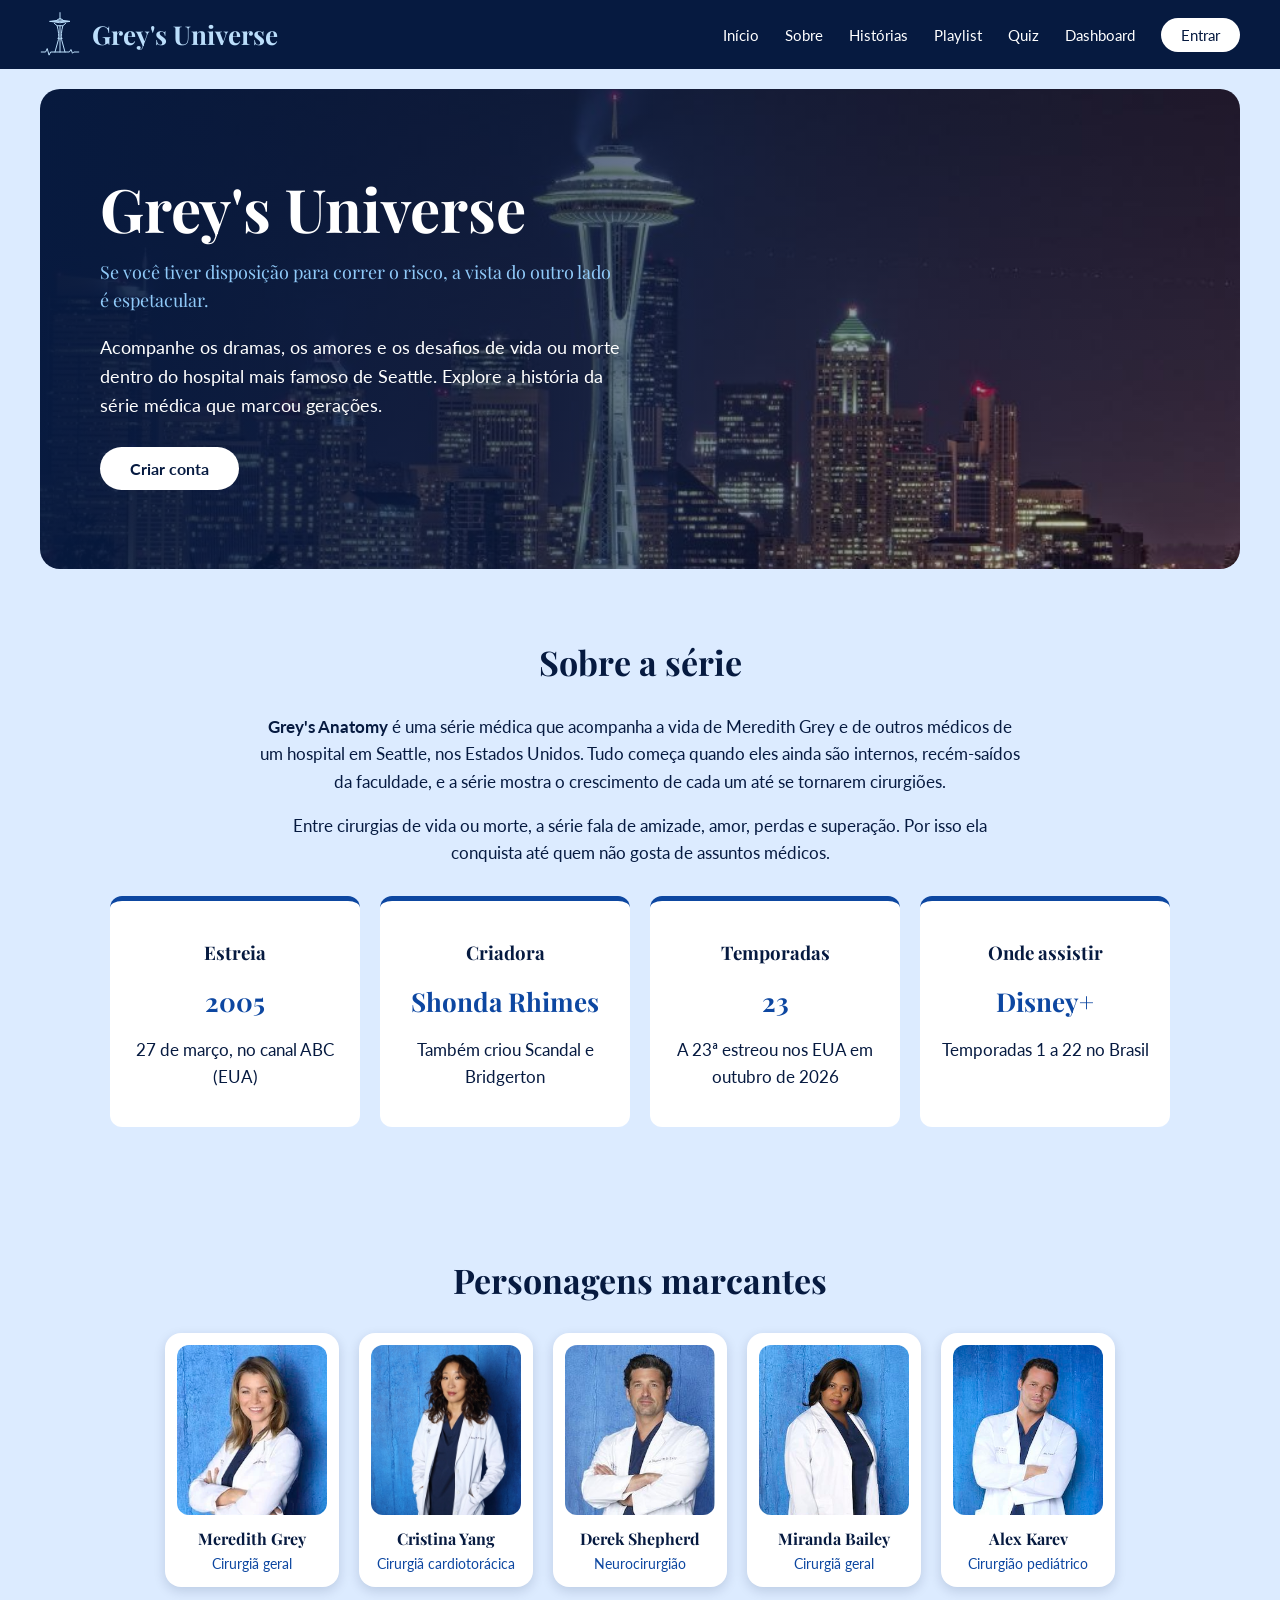
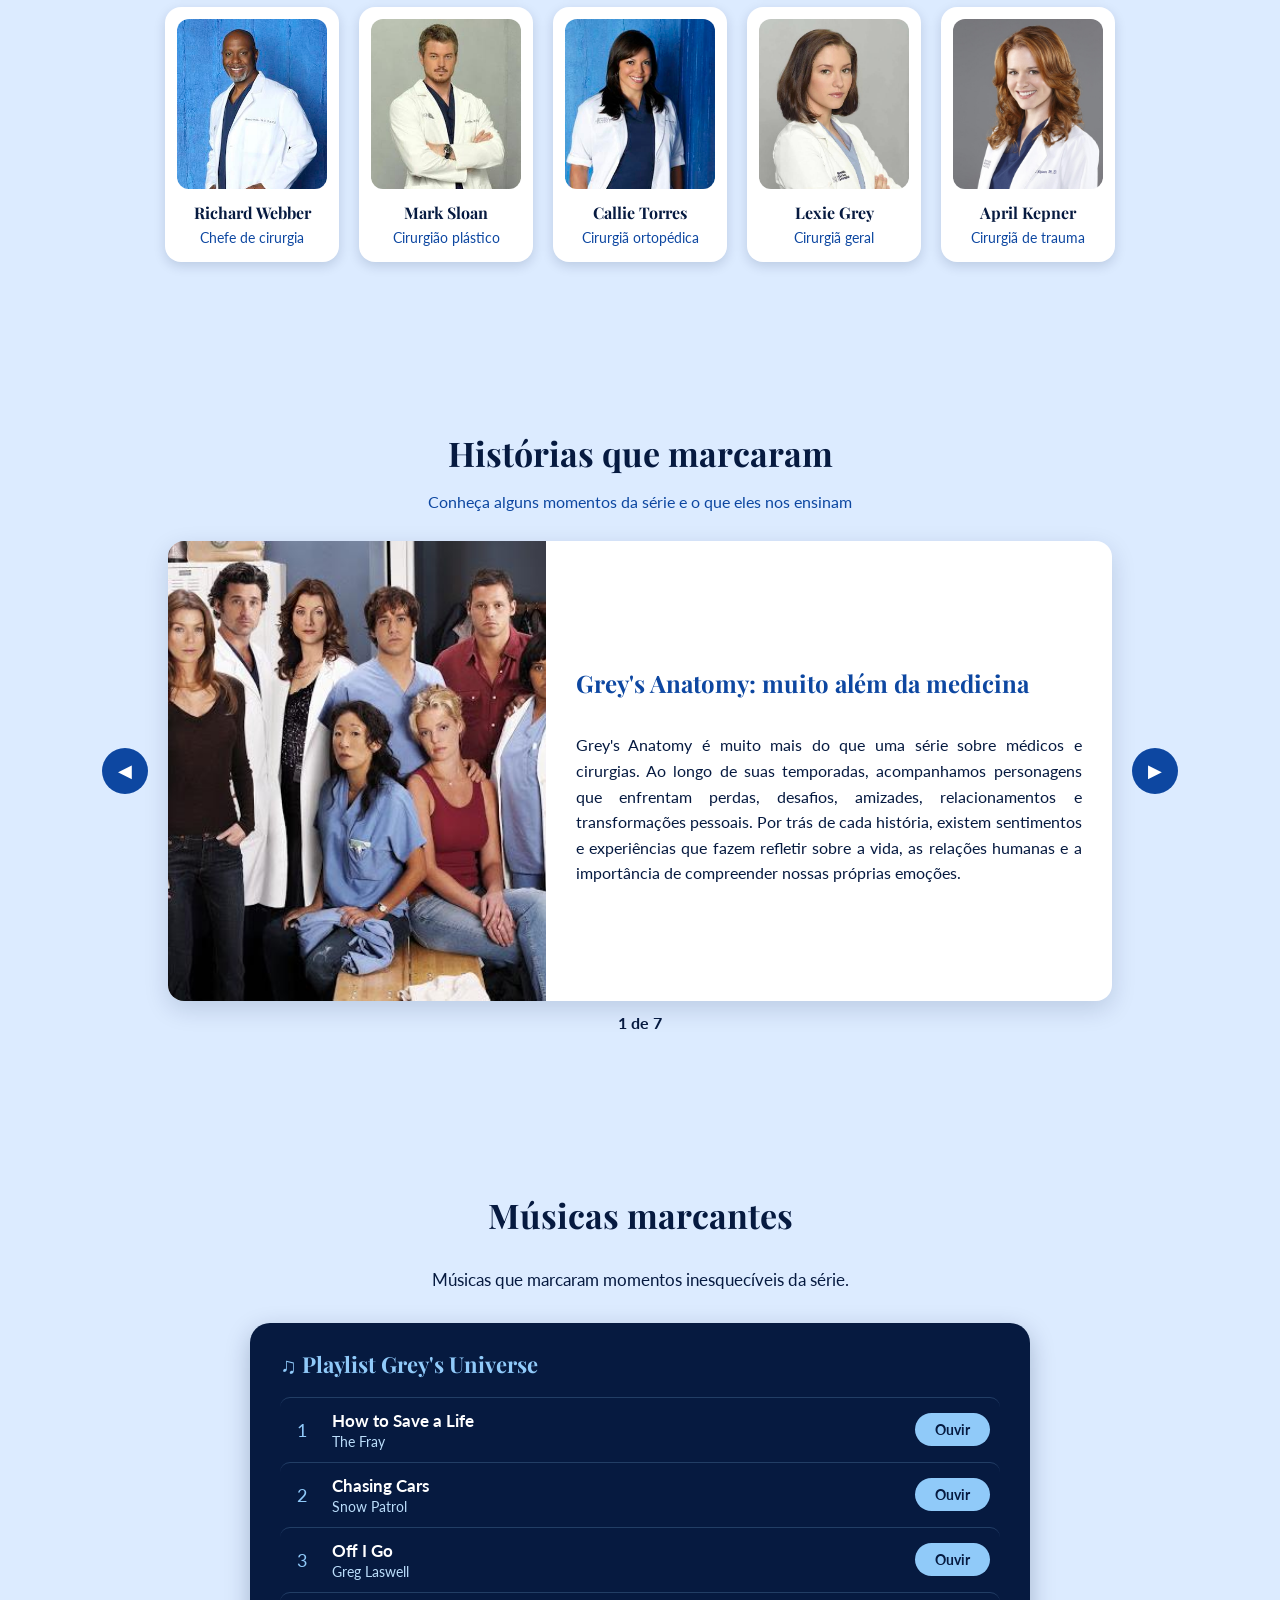
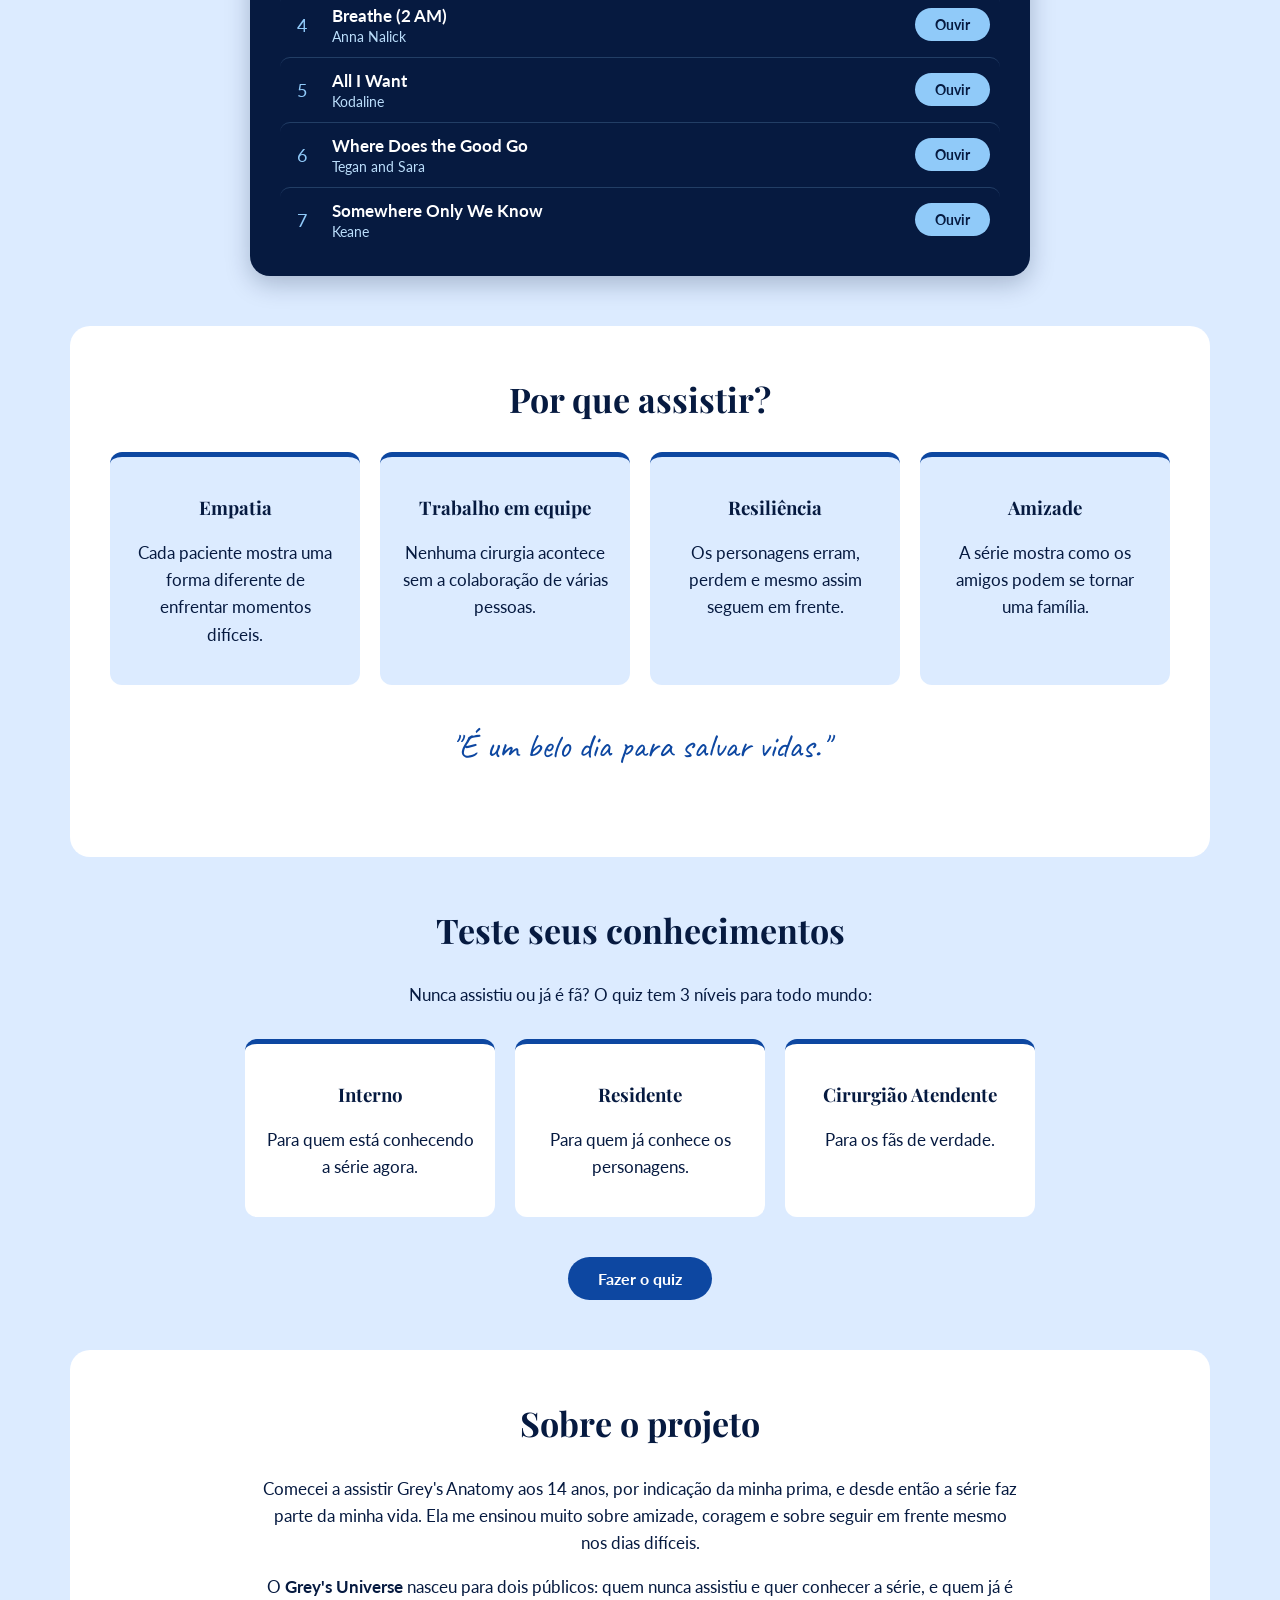
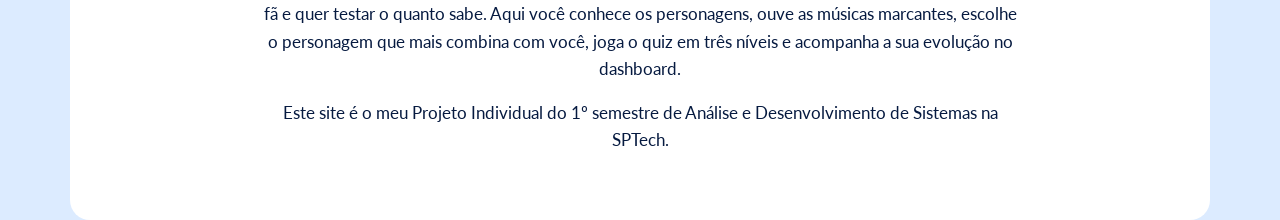
<file: front/index.html>
<!DOCTYPE html>
<html lang="pt-BR">

<head>
    <meta charset="UTF-8">
    <meta name="viewport" content="width=device-width, initial-scale=1.0">
    <title>Grey's Universe</title>

    <link rel="preconnect" href="https://fonts.googleapis.com">
    <link rel="preconnect" href="https://fonts.gstatic.com" crossorigin>
    <link href="https://fonts.googleapis.com/css2?family=Caveat:wght@500&family=Lato:wght@400;700&family=Playfair+Display:wght@600;700&display=swap" rel="stylesheet">

    <link rel="stylesheet" href="css/style.css">
</head>

<body>

    <div class="menu">
        <a href="index.html" class="logo">
            <svg class="logo-icone" viewBox="0 0 64 72"><path d="M32 1 V11"/><path d="M28 12 Q32 8.5 36 12"/><path d="M16 15 Q32 10.5 48 15 Q32 19.5 16 15 Z"/><path d="M19 15 H45"/><path d="M23 18.2 L27.5 22 H36.5 L41 18.2"/><path d="M27.5 22 Q31 36 29.5 44 L24 64"/><path d="M36.5 22 Q33 36 34.5 44 L40 64"/><path d="M32 22 V64"/><path d="M28.6 42.5 Q32 44 35.4 42.5"/><path d="M2 64 H9 L11.5 58.5 L14.5 69 L17 64 H47 L49.5 60 L52 66 L54 64 H62"/></svg>
            Grey's Universe
        </a>
        <div class="menu-links">
            <a href="index.html">Início</a>
            <a href="index.html#sobre">Sobre</a> <a href="index.html#historias">Histórias</a>

            <a href="index.html#musicas">Playlist</a>
            <a href="quiz.html">Quiz</a>
            <a href="dashboard.html">Dashboard</a>
            <span id="span_conta"></span>
        </div>
    </div>

    <div class="topo">
        <div class="topo-texto">
            <h1>Grey's Universe</h1>
            <p class="topo-frase">Se você tiver disposição para correr o risco, a vista do outro lado é espetacular.</p>
            <p>
                Acompanhe os dramas, os amores e os desafios de vida ou morte dentro do hospital mais famoso de Seattle. Explore a história da série médica que marcou gerações.
            </p>
            <a href="cadastro.html" class="botao">Criar conta</a>
        </div>
    </div>

    <div class="secao" id="sobre">
        <h2>Sobre a série</h2>
        <div class="texto-sobre">
            <p>
                <b>Grey's Anatomy</b> é uma série médica que acompanha a vida de Meredith Grey e de outros
                médicos de um hospital em Seattle, nos Estados Unidos. Tudo começa quando eles ainda são
                internos, recém-saídos da faculdade, e a série mostra o crescimento de cada um até se tornarem
                cirurgiões.
            </p>
            <p>
                Entre cirurgias de vida ou morte, a série fala de amizade, amor, perdas e superação.
                Por isso ela conquista até quem não gosta de assuntos médicos.
            </p>
        </div>

        <div class="cartoes">
            <div class="cartao cartao-ficha">
                <h3>Estreia</h3>
                <strong>2005</strong>
                <p>27 de março, no canal ABC (EUA)</p>
            </div>
            <div class="cartao cartao-ficha">
                <h3>Criadora</h3>
                <strong>Shonda Rhimes</strong>
                <p>Também criou Scandal e Bridgerton</p>
            </div>
            <div class="cartao cartao-ficha">
                <h3>Temporadas</h3>
                <strong>23</strong>
                <p>A 23ª estreou nos EUA em outubro de 2026</p>
            </div>
            <div class="cartao cartao-ficha">
                <h3>Onde assistir</h3>
                <strong>Disney+</strong>
                <p>Temporadas 1 a 22 no Brasil</p>
            </div>
        </div>
    </div>

    <div class="secao">
        <h2>Personagens marcantes</h2>
        <div class="cartoes">
            <div class="cartao-personagem">
                <img src="assets/imgs/meredith.webp" alt="Meredith Grey">
                <h3>Meredith Grey</h3>
                <p>Cirurgiã geral</p>
            </div>
            <div class="cartao-personagem">
                <img src="assets/imgs/cristina.jpg" alt="Cristina Yang">
                <h3>Cristina Yang</h3>
                <p>Cirurgiã cardiotorácica</p>
            </div>
            <div class="cartao-personagem">
                <img src="assets/imgs/derek.jpg" alt="Derek Shepherd">
                <h3>Derek Shepherd</h3>
                <p>Neurocirurgião</p>
            </div>
            <div class="cartao-personagem">
                <img src="assets/imgs/bailey.jpg" alt="Miranda Bailey">
                <h3>Miranda Bailey</h3>
                <p>Cirurgiã geral</p>
            </div>
            <div class="cartao-personagem">
                <img src="assets/imgs/alex.jpg" alt="Alex Karev">
                <h3>Alex Karev</h3>
                <p>Cirurgião pediátrico</p>
            </div>
            <div class="cartao-personagem">
                <img src="assets/imgs/webber.jpg" alt="Richard Webber">
                <h3>Richard Webber</h3>
                <p>Chefe de cirurgia</p>
            </div>
            <div class="cartao-personagem">
                <img src="assets/imgs/mark.jpg" alt="Mark Sloan">
                <h3>Mark Sloan</h3>
                <p>Cirurgião plástico</p>
            </div>
            <div class="cartao-personagem">
                <img src="assets/imgs/callie.jpg" alt="Callie Torres">
                <h3>Callie Torres</h3>
                <p>Cirurgiã ortopédica</p>
            </div>
            <div class="cartao-personagem">
                <img src="assets/imgs/lexie.jpg" alt="Lexie Grey">
                <h3>Lexie Grey</h3>
                <p>Cirurgiã geral</p>
            </div>
            <div class="cartao-personagem">
                <img src="assets/imgs/april.jpg" alt="April Kepner">
                <h3>April Kepner</h3>
                <p>Cirurgiã de trauma</p>
            </div>
        </div>
    </div>

    <section class="secao-historias" id="historias">
        <h2 class="historias-titulo">Histórias que marcaram</h2>
        <p class="historias-subtitulo">Conheça alguns momentos da série e o que eles nos ensinam</p>

        <div class="carrossel-area">
            <button class="botao-seta" onclick="historiaAnterior()">&#9664;</button>
            <div class="carrossel" id="div_historia"></div>
            <button class="botao-seta" onclick="proximaHistoria()">&#9654;</button>
        </div>

        <div class="carrossel-rodape">
            <span class="contador" id="span_contador"></span>
        </div>
    </section>

    <div class="secao" id="musicas">
        <h2>Músicas marcantes</h2>
        <p>Músicas que marcaram momentos inesquecíveis da série.</p>
        <div class="playlist">
            <p class="playlist-titulo">♫ Playlist Grey's Universe</p>
            <div class="musica">
                <span class="musica-numero">1</span>
                <div class="musica-info">
                    <div class="musica-nome">How to Save a Life</div>
                    <div class="musica-artista">The Fray</div>
                </div>
                <a href="https://open.spotify.com/intl-pt/track/5fVZC9GiM4e8vu99W0Xf6J?si=4679221e01244c99" target="_blank" class="botao-ouvir">Ouvir</a>
            </div>
            <div class="musica">
                <span class="musica-numero">2</span>
                <div class="musica-info">
                    <div class="musica-nome">Chasing Cars</div>
                    <div class="musica-artista">Snow Patrol</div>
                </div>
                <a href="https://open.spotify.com/intl-pt/track/5hnyJvgoWiQUYZttV4wXy6?si=647604d4b519472d" target="_blank" class="botao-ouvir">Ouvir</a>
            </div>
            <div class="musica">
                <span class="musica-numero">3</span>
                <div class="musica-info">
                    <div class="musica-nome">Off I Go</div>
                    <div class="musica-artista">Greg Laswell</div>
                </div>
                <a href="https://open.spotify.com/intl-pt/track/1cd1M9W1HtJjqyo1tzu83G?si=8bb85d36ec824159" target="_blank" class="botao-ouvir">Ouvir</a>
            </div>
            <div class="musica">
                <span class="musica-numero">4</span>
                <div class="musica-info">
                    <div class="musica-nome">Breathe (2 AM)</div>
                    <div class="musica-artista">Anna Nalick</div>
                </div>
                <a href="https://open.spotify.com/intl-pt/track/5auMzVHFr5Zfw6IbKarZ56?si=342a49e100ba4dd2" target="_blank" class="botao-ouvir">Ouvir</a>
            </div>
            <div class="musica">
                <span class="musica-numero">5</span>
                <div class="musica-info">
                    <div class="musica-nome">All I Want</div>
                    <div class="musica-artista">Kodaline</div>
                </div>
                <a href="https://open.spotify.com/intl-pt/track/0NlGoUyOJSuSHmngoibVAs?si=856f507710d044f5" target="_blank" class="botao-ouvir">Ouvir</a>
            </div>
            <div class="musica">
                <span class="musica-numero">6</span>
                <div class="musica-info">
                    <div class="musica-nome">Where Does the Good Go</div>
                    <div class="musica-artista">Tegan and Sara</div>
                </div>
                <a href="https://open.spotify.com/intl-pt/track/0L7QCEXQBDAtEyK1x72Sw0?si=086ffd6fdc1c40b5" target="_blank" class="botao-ouvir">Ouvir</a>
            </div>
            <div class="musica">
                <span class="musica-numero">7</span>
                <div class="musica-info">
                    <div class="musica-nome">Somewhere Only We Know</div>
                    <div class="musica-artista">Keane</div>
                </div>
                <a href="https://open.spotify.com/intl-pt/track/1SKPmfSYaPsETbRHaiA18G?si=91d586093a5149d3" target="_blank" class="botao-ouvir">Ouvir</a>
            </div>
        </div>
    </div>

    <div class="secao secao-clara">
        <h2>Por que assistir?</h2>
        <div class="cartoes">
            <div class="cartao">
                <h3>Empatia</h3>
                <p>Cada paciente mostra uma forma diferente de enfrentar momentos difíceis.</p>
            </div>
            <div class="cartao">
                <h3>Trabalho em equipe</h3>
                <p>Nenhuma cirurgia acontece sem a colaboração de várias pessoas.</p>
            </div>
            <div class="cartao">
                <h3>Resiliência</h3>
                <p>Os personagens erram, perdem e mesmo assim seguem em frente.</p>
            </div>
            <div class="cartao">
                <h3>Amizade</h3>
                <p>A série mostra como os amigos podem se tornar uma família.</p>
            </div>
        </div>
        <p class="frase-escrita">"É um belo dia para salvar vidas."</p>
    </div>

    <div class="secao">
        <h2>Teste seus conhecimentos</h2>
        <p>Nunca assistiu ou já é fã? O quiz tem 3 níveis para todo mundo:</p>
        <div class="cartoes">
            <div class="cartao">
                <h3>Interno</h3>
                <p>Para quem está conhecendo a série agora.</p>
            </div>
            <div class="cartao">
                <h3>Residente</h3>
                <p>Para quem já conhece os personagens.</p>
            </div>
            <div class="cartao">
                <h3>Cirurgião Atendente</h3>
                <p>Para os fãs de verdade.</p>
            </div>
        </div>
        <a href="quiz.html" class="botao">Fazer o quiz</a>
    </div>

    <div class="secao secao-clara">
        <h2>Sobre o projeto</h2>
        <div class="texto-sobre">
            <p>
                Comecei a assistir Grey's Anatomy aos 14 anos, por indicação da minha prima, e desde então
                a série faz parte da minha vida. Ela me ensinou muito sobre amizade, coragem e sobre
                seguir em frente mesmo nos dias difíceis.
            </p>
            <p>
                O <b>Grey's Universe</b> nasceu para dois públicos: quem nunca assistiu e quer conhecer
                a série, e quem já é fã e quer testar o quanto sabe. Aqui você conhece os personagens,
                ouve as músicas marcantes, escolhe o personagem que mais combina com você, joga o quiz
                em três níveis e acompanha a sua evolução no dashboard.
            </p>
            <p>
                Este site é o meu Projeto Individual do 1º semestre de Análise e Desenvolvimento de
                Sistemas na SPTech.
            </p>
        </div>
    </div>

    <script>

        if (sessionStorage.ID_USUARIO != null) {
            let nomeCompleto = sessionStorage.NOME_USUARIO;
            let primeiroNome = "";
            let espacos = 0;

            for (let i = 0; i < nomeCompleto.length; i++) {
                if (nomeCompleto[i] == " ") {
                    espacos++;
                }
                if (espacos == 0) {
                    primeiroNome += nomeCompleto[i];
                }
            }

            span_conta.innerHTML = `<span class="ola-usuario">Olá, ${primeiroNome}</span>
                                    <a href="#" class="botao-entrar" onclick="sair()">Sair</a>`;
        } else {
            span_conta.innerHTML = `<a href="login.html" class="botao-entrar">Entrar</a>`;
        }

        function sair() {
            sessionStorage.clear();
            window.location = "index.html";
        }

        let titulosHistorias = [
            "Grey's Anatomy: muito além da medicina",
            "Meredith Grey e Cristina Yang — Uma amizade para a vida toda",
            "O tiroteio no hospital — Até os mais fortes sentem medo",
            "O acidente aéreo — Quando tudo muda em segundos",
            "Meredith e Derek — Aprender a viver depois de uma despedida",
            "April e Jackson — Cada pessoa sente a dor de uma maneira",
            "Alex Karev — Nossas experiências não definem nosso futuro"
        ];

        let textosHistorias = [
            "Grey's Anatomy é muito mais do que uma série sobre médicos e cirurgias. Ao longo de suas temporadas, acompanhamos personagens que enfrentam perdas, desafios, amizades, relacionamentos e transformações pessoais. Por trás de cada história, existem sentimentos e experiências que fazem refletir sobre a vida, as relações humanas e a importância de compreender nossas próprias emoções.",
            "Em meio à competição e às dificuldades da residência médica, Meredith e Cristina constroem uma amizade baseada em confiança, lealdade e apoio. Mesmo com personalidades diferentes, tornam-se o porto seguro uma da outra. Sua história mostra que amizades verdadeiras não exigem perfeição, mas presença, compreensão e liberdade para crescer, mesmo quando os caminhos precisam se separar.",
            "Um hospital, que deveria ser um lugar de segurança, transforma-se em cenário de terror quando um homem armado invade suas instalações. Médicos que estavam acostumados a salvar vidas precisam lutar pelas próprias. Depois do acontecimento, alguns personagens enfrentam traumas e dificuldades para retomar suas rotinas.",
            "Um acidente aéreo muda completamente a vida de um grupo de médicos. Entre perdas irreparáveis, ferimentos e traumas, cada sobrevivente precisa encontrar uma maneira de continuar. Alguns perdem pessoas que amam, outros precisam reconstruir suas próprias vidas e aprender a conviver com uma realidade completamente diferente.",
            "Meredith e Derek constroem uma história de amor marcada por desafios, conquistas e sonhos compartilhados. Porém, uma tragédia muda tudo quando Meredith perde a pessoa com quem imaginava passar o resto da vida. Sua trajetória mostra a dificuldade de enfrentar o luto e encontrar forças para continuar, especialmente quando existem filhos e uma vida inteira para reconstruir.",
            "April e Jackson enfrentam uma das experiências mais dolorosas de suas vidas ao perderem seu filho, Samuel, pouco depois do nascimento. Apesar de compartilharem a mesma dor, os dois reagem de maneiras diferentes. Enquanto April busca conforto na fé e se afasta, Jackson sente necessidade de proximidade e diálogo. A dificuldade de compreender um ao outro acaba afetando o relacionamento.",
            "Alex teve uma infância difícil, marcada por problemas familiares e responsabilidades que precisou assumir muito cedo. No início, demonstra ser uma pessoa arrogante e pouco aberta aos sentimentos, mas, ao longo da série, revela um lado sensível e cuidadoso, principalmente ao trabalhar com crianças. Sua trajetória mostra como experiências difíceis podem influenciar nossos comportamentos, mas não precisam determinar quem seremos."
        ];

        let licoesHistorias = [
            "",
            "Valorizar quem está ao nosso lado e entender que apoiar alguém também significa incentivar seus sonhos.",
            "Ser forte não significa não sentir medo. Reconhecer nossas emoções e respeitar nossos limites também é uma forma de coragem.",
            "A vida nem sempre segue nossos planos. Aprender a se adaptar às mudanças e valorizar as pessoas ao nosso redor é essencial.",
            "Seguir em frente não significa esquecer alguém, mas aprender a continuar vivendo mesmo quando algo importante deixa de fazer parte da nossa rotina.",
            "Nem todos enfrentam dificuldades da mesma maneira. Empatia significa respeitar sentimentos diferentes, ouvir e tentar compreender antes de julgar.",
            "Amadurecer significa reconhecer nossos comportamentos, aprender com o passado e escolher quem queremos nos tornar."
        ];

        let fotosHistorias = [
            "assets/imgs/elenco.jpg",
            "assets/imgs/merEyang.jpg",
            "assets/imgs/tiroteio.jpg",
            "assets/imgs/aviao.jpg",
            "assets/imgs/merEderik.jpg",
            "assets/imgs/aprilEJack.jpg",
            "assets/imgs/alex2.jpg"
        ];

        let historiaAtual = 0;

        function mostrarHistoria() {
            let blocoLicao = "";
            if (licoesHistorias[historiaAtual] != "") {
                blocoLicao = `<div class="licao"><strong>Lição:</strong> ${licoesHistorias[historiaAtual]}</div>`;
            }

            div_historia.innerHTML = `
                <img class="carrossel-foto" src="${fotosHistorias[historiaAtual]}" alt="${titulosHistorias[historiaAtual]}">
                <div class="carrossel-texto">
                    <h3>${titulosHistorias[historiaAtual]}</h3>
                    <p>${textosHistorias[historiaAtual]}</p>
                    ${blocoLicao}
                </div>
            `;

            span_contador.innerHTML = `${historiaAtual + 1} de ${titulosHistorias.length}`;
        }

        function proximaHistoria() {
            historiaAtual = historiaAtual + 1;
            if (historiaAtual == titulosHistorias.length) {
                historiaAtual = 0;
            }
            mostrarHistoria();
        }

        function historiaAnterior() {
            historiaAtual = historiaAtual - 1;
            if (historiaAtual < 0) {
                historiaAtual = titulosHistorias.length - 1;
            }
            mostrarHistoria();
        }

        mostrarHistoria();
    </script>

</body>

</html>
</file>
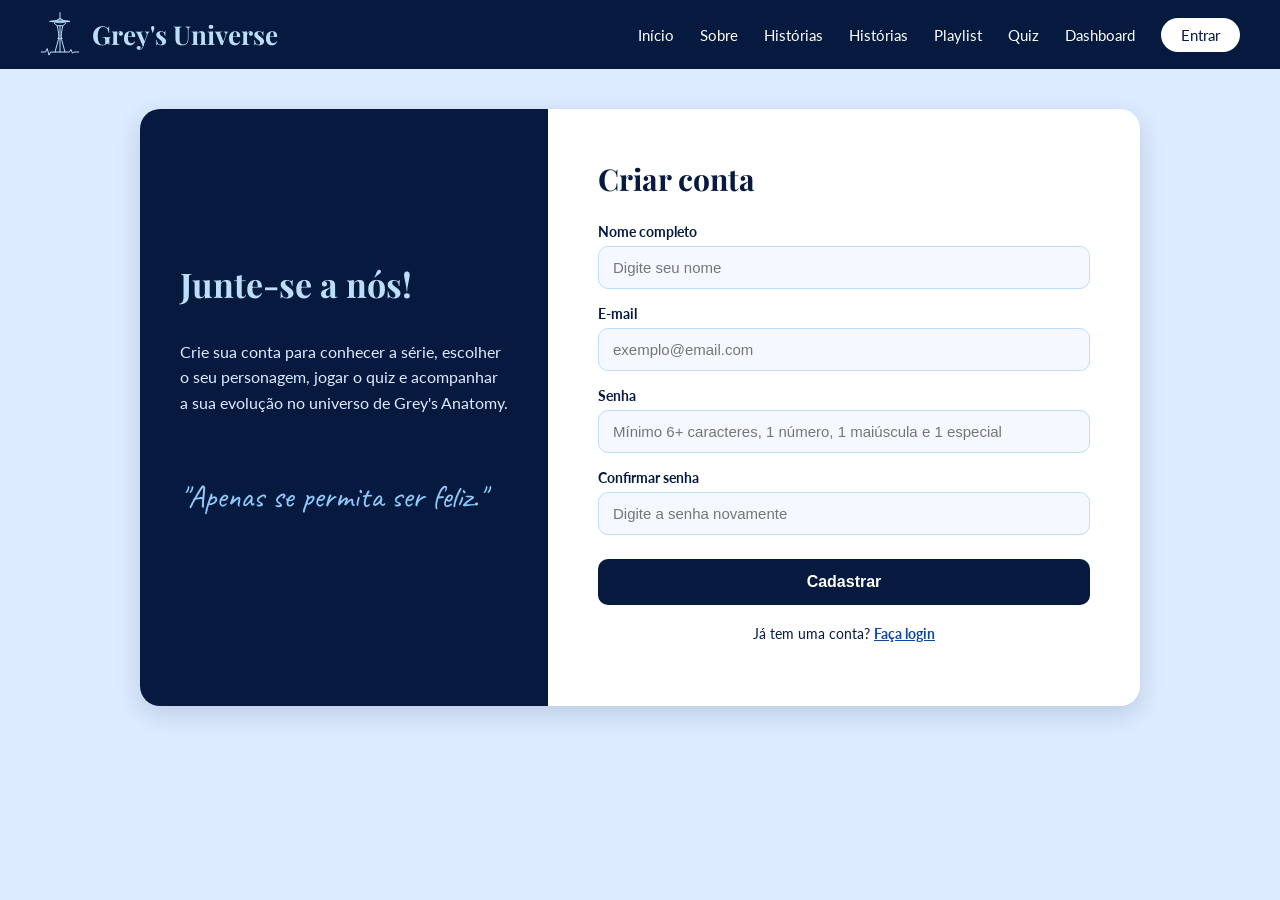
<file: front/cadastro.html>
<!DOCTYPE html>
<html lang="pt-BR">

<head>
    <meta charset="UTF-8">
    <meta name="viewport" content="width=device-width, initial-scale=1.0">
    <title>Cadastro | Grey's Universe</title>

    <link rel="preconnect" href="https://fonts.googleapis.com">
    <link rel="preconnect" href="https://fonts.gstatic.com" crossorigin>
    <link href="https://fonts.googleapis.com/css2?family=Caveat:wght@500&family=Lato:wght@400;700&family=Playfair+Display:wght@600;700&display=swap" rel="stylesheet">

    <link rel="stylesheet" href="css/style.css">
</head>

<body>

    <div class="menu">
        <a href="index.html" class="logo">
            <svg class="logo-icone" viewBox="0 0 64 72"><path d="M32 1 V11"/><path d="M28 12 Q32 8.5 36 12"/><path d="M16 15 Q32 10.5 48 15 Q32 19.5 16 15 Z"/><path d="M19 15 H45"/><path d="M23 18.2 L27.5 22 H36.5 L41 18.2"/><path d="M27.5 22 Q31 36 29.5 44 L24 64"/><path d="M36.5 22 Q33 36 34.5 44 L40 64"/><path d="M32 22 V64"/><path d="M28.6 42.5 Q32 44 35.4 42.5"/><path d="M2 64 H9 L11.5 58.5 L14.5 69 L17 64 H47 L49.5 60 L52 66 L54 64 H62"/></svg>
            Grey's Universe
        </a>
        <div class="menu-links">
            <a href="index.html">Início</a>
            <a href="index.html#sobre">Sobre</a> <a href="index.html#historias">Histórias</a> <a href="index.html#historias">Histórias</a>

            <a href="index.html#musicas">Playlist</a>
            <a href="quiz.html">Quiz</a>
            <a href="dashboard.html">Dashboard</a>
            <span id="span_conta"></span>
        </div>
    </div>

    <div class="pagina-form">

        <div class="form-lateral">
            <h2>Junte-se a nós!</h2>
            <p>
                Crie sua conta para conhecer a série, escolher o seu personagem, jogar o quiz
                e acompanhar a sua evolução no universo de Grey's Anatomy.
            </p>
            <p class="frase-escrita">"Apenas se permita ser feliz."</p>
        </div>

        <div class="form-conteudo">
            <h2>Criar conta</h2>

            <div class="campo">
                <label>Nome completo</label>
                <input type="text" id="ipt_nome" placeholder="Digite seu nome">
            </div>

            <div class="campo">
                <label>E-mail</label>
                <input type="text" id="ipt_email" placeholder="exemplo@email.com">
            </div>

            <div class="campo">
                <label>Senha</label>
                <input type="password" id="ipt_senha" placeholder="Mínimo 6+ caracteres, 1 número, 1 maiúscula e 1 especial">
            </div>

            <div class="campo">
                <label>Confirmar senha</label>
                <input type="password" id="ipt_confirmacao" placeholder="Digite a senha novamente">
            </div>

            <button class="botao-form" onclick="cadastrar()">Cadastrar</button>

            <div class="mensagem" id="div_exibir"></div>

            <p class="link-form">Já tem uma conta? <a href="login.html">Faça login</a></p>
        </div>

    </div>

    <script>

        if (sessionStorage.ID_USUARIO != null) {
            let nomeCompleto = sessionStorage.NOME_USUARIO;
            let primeiroNome = "";
            let espacos = 0;

            for (let i = 0; i < nomeCompleto.length; i++) {
                if (nomeCompleto[i] == " ") {
                    espacos++;
                }
                if (espacos == 0) {
                    primeiroNome += nomeCompleto[i];
                }
            }

            span_conta.innerHTML = `<span class="ola-usuario">Olá, ${primeiroNome}</span>
                                    <a href="#" class="botao-entrar" onclick="sair()">Sair</a>`;
        } else {
            span_conta.innerHTML = `<a href="login.html" class="botao-entrar">Entrar</a>`;
        }

        function sair() {
            sessionStorage.clear();
            window.location = "index.html";
        }

        function cadastrar() {

            let nome = ipt_nome.value;
            let email = ipt_email.value;
            let senha = ipt_senha.value;
            let confirmacao = ipt_confirmacao.value;

            let campos = [nome, email, senha, confirmacao];
            let camposVazios = 0;
            for (let i = 0; i < campos.length; i++) {
                if (campos[i] == "") {
                    camposVazios++;
                }
            }

            let qtdArroba = 0;
            let qtdPonto = 0;
            for (let i = 0; i < email.length; i++) {
                if (email[i] == "@") {
                    qtdArroba++;
                } else if (email[i] == ".") {
                    qtdPonto++;
                }
            }

            let numeros = ["0", "1", "2", "3", "4", "5", "6", "7", "8", "9"];
            let qtdNumeros = 0;
            for (let i = 0; i < senha.length; i++) {
                for (let j = 0; j < numeros.length; j++) {
                    if (senha[i] == numeros[j]) {
                        qtdNumeros++;
                    }
                }
            }

            let maiusculas = ["A", "B", "C", "D", "E", "F", "G", "H", "I", "J", "K", "L", "M",
                              "N", "O", "P", "Q", "R", "S", "T", "U", "V", "W", "X", "Y", "Z"];
            let qtdMaiusculas = 0;
            for (let i = 0; i < senha.length; i++) {
                for (let j = 0; j < maiusculas.length; j++) {
                    if (senha[i] == maiusculas[j]) {
                        qtdMaiusculas++;
                    }
                }
            }

            let especiais = ["!", "@", "#", "$", "%", "&", "*"];
            let qtdEspeciais = 0;
            for (let i = 0; i < senha.length; i++) {
                for (let j = 0; j < especiais.length; j++) {
                    if (senha[i] == especiais[j]) {
                        qtdEspeciais++;
                    }
                }
            }

            if (camposVazios > 0) {
                div_exibir.innerHTML = "Preencha todos os campos.";
            } else if (nome.length < 3) {
                div_exibir.innerHTML = "O nome precisa ter pelo menos 3 letras.";
            } else if (qtdArroba != 1 || qtdPonto == 0) {
                div_exibir.innerHTML = "Digite um e-mail válido, com um @ e um ponto.";
            } else if (senha.length < 6) {
                div_exibir.innerHTML = "A senha precisa ter pelo menos 6 caracteres.";
            } else if (qtdNumeros == 0) {
                div_exibir.innerHTML = "A senha precisa ter pelo menos 1 número.";
            } else if (qtdMaiusculas == 0) {
                div_exibir.innerHTML = "A senha precisa ter pelo menos 1 letra maiúscula.";
            } else if (qtdEspeciais == 0) {
                div_exibir.innerHTML = "A senha precisa ter pelo menos 1 caractere especial (! @ # $ % & *).";
            } else if (senha != confirmacao) {
                div_exibir.innerHTML = "As senhas não são iguais.";
            } else {

                let dadosUsuario = {
                    nomeServer: nome,
                    emailServer: email,
                    senhaServer: senha
                };

                fetch("/usuarios/cadastrar", {
                    method: "POST",
                    headers: {
                        "Content-Type": "application/json"
                    },
                    body: JSON.stringify(dadosUsuario)
                }).then(function (resposta) {
                    if (resposta.ok) {
                        div_exibir.innerHTML = "Cadastro realizado com sucesso! Indo para o login...";
                        setTimeout(function () {
                            window.location = "login.html";
                        }, 2000);
                    } else {
                        div_exibir.innerHTML = "Não foi possível cadastrar. Este e-mail já pode estar cadastrado.";
                    }
                }).catch(function (erro) {
                    console.log(erro);
                    div_exibir.innerHTML = "Erro de conexão com o servidor.";
                });
            }
        }
    </script>

</body>

</html>
</file>
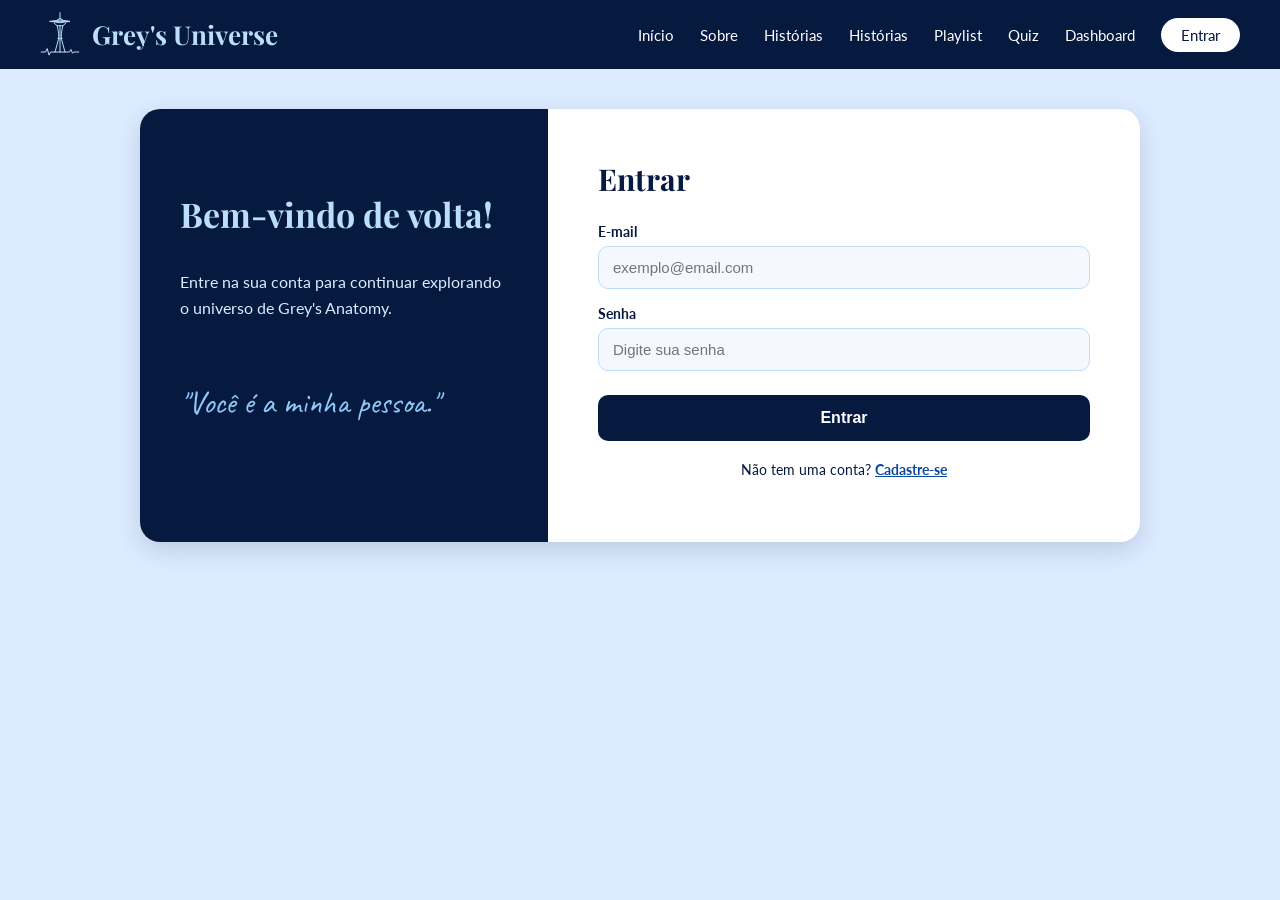
<file: front/login.html>
<!DOCTYPE html>
<html lang="pt-BR">

<head>
    <meta charset="UTF-8">
    <meta name="viewport" content="width=device-width, initial-scale=1.0">
    <title>Login | Grey's Universe</title>

    <link rel="preconnect" href="https://fonts.googleapis.com">
    <link rel="preconnect" href="https://fonts.gstatic.com" crossorigin>
    <link href="https://fonts.googleapis.com/css2?family=Caveat:wght@500&family=Lato:wght@400;700&family=Playfair+Display:wght@600;700&display=swap" rel="stylesheet">

    <link rel="stylesheet" href="css/style.css">
</head>

<body>

    <div class="menu">
        <a href="index.html" class="logo">
            <svg class="logo-icone" viewBox="0 0 64 72"><path d="M32 1 V11"/><path d="M28 12 Q32 8.5 36 12"/><path d="M16 15 Q32 10.5 48 15 Q32 19.5 16 15 Z"/><path d="M19 15 H45"/><path d="M23 18.2 L27.5 22 H36.5 L41 18.2"/><path d="M27.5 22 Q31 36 29.5 44 L24 64"/><path d="M36.5 22 Q33 36 34.5 44 L40 64"/><path d="M32 22 V64"/><path d="M28.6 42.5 Q32 44 35.4 42.5"/><path d="M2 64 H9 L11.5 58.5 L14.5 69 L17 64 H47 L49.5 60 L52 66 L54 64 H62"/></svg>
            Grey's Universe
        </a>
        <div class="menu-links">
            <a href="index.html">Início</a>
            <a href="index.html#sobre">Sobre</a> <a href="index.html#historias">Histórias</a> <a href="index.html#historias">Histórias</a>

            <a href="index.html#musicas">Playlist</a>
            <a href="quiz.html">Quiz</a>
            <a href="dashboard.html">Dashboard</a>
            <span id="span_conta"></span>
        </div>
    </div>

    <div class="pagina-form">

        <div class="form-lateral">
            <h2>Bem-vindo de volta!</h2>
            <p>
                Entre na sua conta para continuar explorando o universo
                de Grey's Anatomy.
            </p>
            <p class="frase-escrita">"Você é a minha pessoa."</p>
        </div>

        <div class="form-conteudo">
            <h2>Entrar</h2>

            <div class="campo">
                <label>E-mail</label>
                <input type="text" id="ipt_email" placeholder="exemplo@email.com">
            </div>

            <div class="campo">
                <label>Senha</label>
                <input type="password" id="ipt_senha" placeholder="Digite sua senha">
            </div>

            <button class="botao-form" onclick="entrar()">Entrar</button>

            <div class="mensagem" id="div_exibir"></div>

            <p class="link-form">Não tem uma conta? <a href="cadastro.html">Cadastre-se</a></p>
        </div>

    </div>

    <script>

        if (sessionStorage.ID_USUARIO != null) {
            let nomeCompleto = sessionStorage.NOME_USUARIO;
            let primeiroNome = "";
            let espacos = 0;

            for (let i = 0; i < nomeCompleto.length; i++) {
                if (nomeCompleto[i] == " ") {
                    espacos++;
                }
                if (espacos == 0) {
                    primeiroNome += nomeCompleto[i];
                }
            }

            span_conta.innerHTML = `<span class="ola-usuario">Olá, ${primeiroNome}</span>
                                    <a href="#" class="botao-entrar" onclick="sair()">Sair</a>`;
        } else {
            span_conta.innerHTML = `<a href="login.html" class="botao-entrar">Entrar</a>`;
        }

        function sair() {
            sessionStorage.clear();
            window.location = "index.html";
        }

        function entrar() {
            let email = ipt_email.value;
            let senha = ipt_senha.value;

            let campos = [email, senha];
            let camposVazios = 0;
            for (let i = 0; i < campos.length; i++) {
                if (campos[i] == "") {
                    camposVazios++;
                }
            }

            if (camposVazios > 0) {
                div_exibir.innerHTML = "Preencha o e-mail e a senha.";
            } else {

                let dadosLogin = {
                    emailServer: email,
                    senhaServer: senha
                };

                fetch("/usuarios/autenticar", {
                    method: "POST",
                    headers: {
                        "Content-Type": "application/json"
                    },
                    body: JSON.stringify(dadosLogin)
                }).then(function (resposta) {
                    if (resposta.ok) {
                        resposta.json().then(function (usuario) {

                            sessionStorage.ID_USUARIO = usuario.idUsuario;
                            sessionStorage.NOME_USUARIO = usuario.nome;
                            sessionStorage.EMAIL_USUARIO = usuario.email;
                            sessionStorage.PERSONAGEM_USUARIO = usuario.fkPersonagem;

                            div_exibir.innerHTML = "Login realizado! Bem-vindo(a), " + usuario.nome + "!";

                            setTimeout(function () {
                                if (usuario.fkPersonagem == null) {
                                    window.location = "personagem.html";
                                } else {
                                    window.location = "index.html";
                                }
                            }, 1500);
                        });
                    } else {
                        div_exibir.innerHTML = "E-mail e/ou senha inválidos.";
                    }
                }).catch(function (erro) {
                    console.log(erro);
                    div_exibir.innerHTML = "Erro de conexão com o servidor.";
                });
            }
        }
    </script>

</body>

</html>
</file>
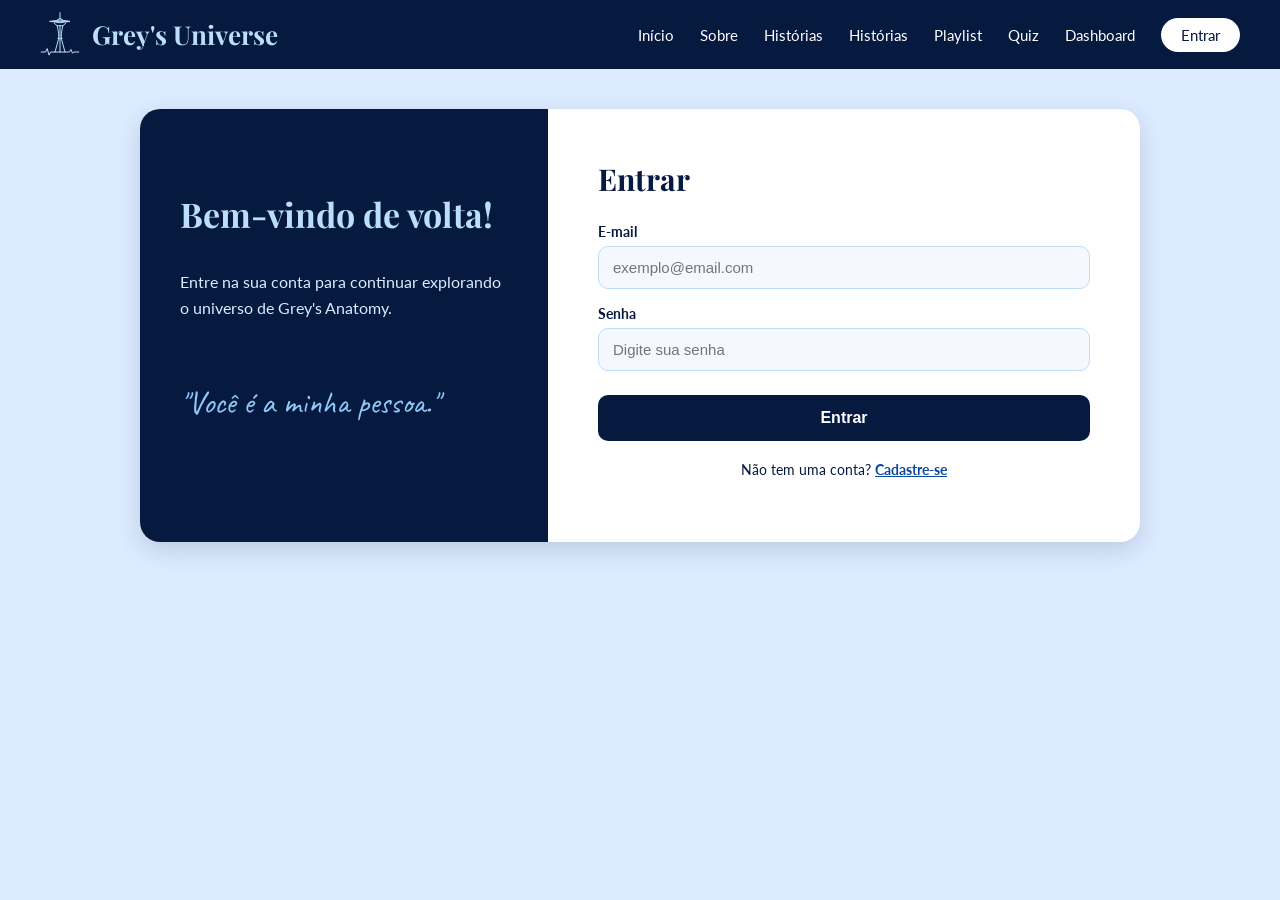
<file: front/personagem.html>
<!DOCTYPE html>
<html lang="pt-BR">

<head>
    <meta charset="UTF-8">
    <meta name="viewport" content="width=device-width, initial-scale=1.0">
    <title>Escolha seu personagem | Grey's Universe</title>

    <link rel="preconnect" href="https://fonts.googleapis.com">
    <link rel="preconnect" href="https://fonts.gstatic.com" crossorigin>
    <link href="https://fonts.googleapis.com/css2?family=Caveat:wght@500&family=Lato:wght@400;700&family=Playfair+Display:wght@600;700&display=swap" rel="stylesheet">

    <link rel="stylesheet" href="css/style.css">
</head>

<body>

    <div class="menu">
        <a href="index.html" class="logo">
            <svg class="logo-icone" viewBox="0 0 64 72"><path d="M32 1 V11"/><path d="M28 12 Q32 8.5 36 12"/><path d="M16 15 Q32 10.5 48 15 Q32 19.5 16 15 Z"/><path d="M19 15 H45"/><path d="M23 18.2 L27.5 22 H36.5 L41 18.2"/><path d="M27.5 22 Q31 36 29.5 44 L24 64"/><path d="M36.5 22 Q33 36 34.5 44 L40 64"/><path d="M32 22 V64"/><path d="M28.6 42.5 Q32 44 35.4 42.5"/><path d="M2 64 H9 L11.5 58.5 L14.5 69 L17 64 H47 L49.5 60 L52 66 L54 64 H62"/></svg>
            Grey's Universe
        </a>
        <div class="menu-links">
            <a href="index.html">Início</a>
            <a href="index.html#sobre">Sobre</a> <a href="index.html#historias">Histórias</a> <a href="index.html#historias">Histórias</a>

            <a href="index.html#musicas">Playlist</a>
            <a href="quiz.html">Quiz</a>
            <a href="dashboard.html">Dashboard</a>
            <span id="span_conta"></span>
        </div>
    </div>

    <div class="secao pagina-personagem">
        <h2 id="titulo_boas_vindas">Escolha seu personagem</h2>
        <p>Qual personagem de Grey's Anatomy combina mais com você?</p>

        <div class="mensagem" id="div_exibir"></div>

        <div class="cartoes" id="div_personagens"></div>
    </div>

    <script>

        if (sessionStorage.ID_USUARIO == null) {
            window.location = "login.html";
        }

        if (sessionStorage.ID_USUARIO != null) {
            let nomeCompleto = sessionStorage.NOME_USUARIO;
            let primeiroNome = "";
            let espacos = 0;

            for (let i = 0; i < nomeCompleto.length; i++) {
                if (nomeCompleto[i] == " ") {
                    espacos++;
                }
                if (espacos == 0) {
                    primeiroNome += nomeCompleto[i];
                }
            }

            span_conta.innerHTML = `<span class="ola-usuario">Olá, ${primeiroNome}</span>
                                    <a href="#" class="botao-entrar" onclick="sair()">Sair</a>`;
        } else {
            span_conta.innerHTML = `<a href="login.html" class="botao-entrar">Entrar</a>`;
        }

        function sair() {
            sessionStorage.clear();
            window.location = "index.html";
        }

        titulo_boas_vindas.innerHTML = "Olá, " + sessionStorage.NOME_USUARIO + "! Escolha seu personagem";

        listarPersonagens();

        function listarPersonagens() {
            fetch("/personagens/listar")
                .then(function (resposta) {
                    if (resposta.ok) {
                        resposta.json().then(function (personagens) {
                            let cartoes = "";

                            for (let i = 0; i < personagens.length; i++) {
                                let classeExtra = "";
                                if (sessionStorage.PERSONAGEM_USUARIO == personagens[i].idPersonagem) {
                                    classeExtra = " escolhido";
                                }

                                cartoes += `
                                    <div class="cartao-personagem${classeExtra}">
                                        <img src="assets/imgs/${personagens[i].imagem}" alt="${personagens[i].nome}">
                                        <h3>${personagens[i].nome}</h3>
                                        <p>${personagens[i].descricao}</p>
                                        <button class="botao-escolher" onclick="escolher(${personagens[i].idPersonagem})">Escolher</button>
                                    </div>
                                `;
                            }

                            div_personagens.innerHTML = cartoes;
                        });
                    } else {
                        div_exibir.innerHTML = "Não foi possível carregar os personagens.";
                    }
                })
                .catch(function (erro) {
                    console.log(erro);
                    div_exibir.innerHTML = "Erro de conexão com o servidor.";
                });
        }

        function escolher(idPersonagem) {
            let dadosEscolha = {
                idUsuarioServer: sessionStorage.ID_USUARIO,
                idPersonagemServer: idPersonagem
            };

            fetch("/usuarios/atualizarPersonagem", {
                method: "POST",
                headers: {
                    "Content-Type": "application/json"
                },
                body: JSON.stringify(dadosEscolha)
            }).then(function (resposta) {
                if (resposta.ok) {
                    sessionStorage.PERSONAGEM_USUARIO = idPersonagem;
                    div_exibir.innerHTML = "Personagem escolhido! Entrando...";
                    setTimeout(function () {
                        window.location = "index.html";
                    }, 1500);
                } else {
                    div_exibir.innerHTML = "Não foi possível salvar sua escolha.";
                }
            }).catch(function (erro) {
                console.log(erro);
                div_exibir.innerHTML = "Erro de conexão com o servidor.";
            });
        }
    </script>

</body>

</html>
</file>
<file: front/css/style.css>
body {
    margin: 0;
    font-family: 'Lato', Arial, sans-serif;
    background-color: #DCEBFF;
    color: #061A40;
}

h1, h2, h3 {
    font-family: 'Playfair Display', Georgia, serif;
}

.menu {
    background-color: #061A40;
    display: flex;
    justify-content: space-between;
    align-items: center;
    padding: 12px 40px;
}

.logo {
    display: flex;
    align-items: center;
    gap: 12px;
    font-family: 'Playfair Display', Georgia, serif;
    font-size: 26px;
    font-weight: bold;
    color: #BBDEFB;
    text-decoration: none;
    white-space: nowrap;
}

.logo-icone {
    width: 40px;
    height: 45px;
}

.logo-icone path {
    fill: none;
    stroke: #BBDEFB;
    stroke-width: 1.6;
    stroke-linecap: round;
    stroke-linejoin: round;
}

.menu-links a {
    color: white;
    text-decoration: none;
    margin-left: 22px;
    font-size: 15px;
}

.menu-links a:hover {
    color: #90CAF9;
}

.botao-entrar {
    background-color: white;
    color: #061A40 !important;
    padding: 8px 20px;
    border-radius: 20px;
}

.topo {
    background-image: linear-gradient(to right, rgba(6, 26, 64, 0.95) 0%, rgba(6, 26, 64, 0.6) 50%, rgba(6, 26, 64, 0.1) 100%), url("../assets/imgs/torre.jpg");
    background-size: cover;
    background-position: center;
    margin: 20px 40px;
    border-radius: 20px;
    min-height: 480px;
    display: flex;
    align-items: center;
    padding: 0 60px;
}

.topo-texto {
    max-width: 520px;
    color: white;
}

.topo h1 {
    font-size: 60px;
    margin: 0 0 10px 0;
}

.topo-frase {
    font-family: 'Playfair Display', Georgia, serif;
    font-size: 28px;
    color: #90CAF9;
    margin: 0 0 16px 0;
}

.topo p {
    font-size: 18px;
    line-height: 1.6;
}

.botao {
    display: inline-block;
    background-color: #0D47A1;
    color: white;
    padding: 12px 30px;
    border-radius: 25px;
    text-decoration: none;
    font-weight: bold;
    margin-top: 10px;
}

.botao:hover {
    background-color: #061A40;
}

.topo .botao {
    background-color: white;
    color: #061A40;
}

.topo .botao:hover {
    background-color: #90CAF9;
}

.secao {
    max-width: 1100px;
    margin: 0 auto;
    padding: 50px 20px;
    text-align: center;
}

.secao h2 {
    font-size: 34px;
    margin-top: 0;
}

.secao p {
    font-size: 17px;
    line-height: 1.6;
}

.secao-clara {
    background-color: white;
    border-radius: 20px;
}

.cartoes {
    display: flex;
    justify-content: center;
    flex-wrap: wrap;
    gap: 20px;
    margin: 30px 0;
}

.cartao {
    background-color: white;
    border-top: 5px solid #0D47A1;
    border-radius: 12px;
    padding: 20px;
    width: 210px;
}

.secao-clara .cartao {
    background-color: #DCEBFF;
}

.cartao-personagem {
    background-color: white;
    border-radius: 16px;
    padding: 12px;
    width: 150px;
    box-shadow: 0 4px 12px rgba(6, 26, 64, 0.15);
}

.cartao-personagem img {
    width: 100%;
    height: 170px;
    object-fit: cover;
    object-position: center top;
    border-radius: 12px;
}

.cartao-personagem h3 {
    font-size: 16px;
    margin: 10px 0 4px 0;
}

.cartao-personagem p {
    font-size: 14px;
    color: #0D47A1;
    margin: 0;
}

.secao .frase-escrita {
    font-family: 'Caveat', cursive;
    font-size: 34px;
    color: #0D47A1;
}

.playlist {
    background-color: #061A40;
    border-radius: 20px;
    padding: 24px 30px;
    max-width: 720px;
    margin: 30px auto 0 auto;
    text-align: left;
    box-shadow: 0 8px 24px rgba(6, 26, 64, 0.25);
}

.secao .playlist-titulo {
    color: #90CAF9;
    font-family: 'Playfair Display', Georgia, serif;
    font-size: 22px;
    font-weight: bold;
    margin: 0 0 14px 0;
}

.musica {
    display: flex;
    align-items: center;
    gap: 18px;
    padding: 12px 10px;
    border-top: 1px solid rgba(144, 202, 249, 0.2);
    border-radius: 10px;
}

.musica:hover {
    background-color: #0D47A1;
}

.musica-numero {
    color: #90CAF9;
    font-size: 18px;
    width: 24px;
    text-align: center;
}

.musica-info {
    flex: 1;
}

.musica-nome {
    color: white;
    font-weight: bold;
    font-size: 17px;
}

.musica-artista {
    color: #BBDEFB;
    font-size: 14px;
    margin-top: 2px;
}

.botao-ouvir {
    background-color: #90CAF9;
    color: #061A40;
    padding: 8px 20px;
    border-radius: 20px;
    text-decoration: none;
    font-weight: bold;
    font-size: 14px;
}

.botao-ouvir:hover {
    background-color: white;
}

.pagina-form {
    display: flex;
    max-width: 1000px;
    margin: 40px auto;
    background-color: white;
    border-radius: 20px;
    overflow: hidden;
    box-shadow: 0 8px 24px rgba(6, 26, 64, 0.15);
}

.form-lateral {
    background-color: #061A40;
    color: white;
    width: 40%;
    padding: 50px 40px;
    display: flex;
    flex-direction: column;
    justify-content: center;
}

.form-lateral h2 {
    font-size: 34px;
    color: #BBDEFB;
    margin: 0 0 16px 0;
}

.form-lateral p {
    font-size: 16px;
    line-height: 1.6;
    color: #DCEBFF;
}

.form-lateral .frase-escrita {
    font-family: 'Caveat', cursive;
    font-size: 32px;
    color: #90CAF9;
    margin-top: 40px;
}

.form-conteudo {
    width: 60%;
    padding: 50px;
}

.form-conteudo h2 {
    font-size: 30px;
    margin: 0 0 24px 0;
}

.campo {
    margin-bottom: 16px;
}

.campo label {
    display: block;
    font-weight: bold;
    font-size: 14px;
    margin-bottom: 6px;
}

.campo input {
    width: 100%;
    box-sizing: border-box;
    padding: 12px 14px;
    border: 1px solid #BBDEFB;
    border-radius: 10px;
    font-size: 15px;
    background-color: #F5F9FF;
}

.campo input:focus {
    outline: none;
    border-color: #0D47A1;
}

.botao-form {
    width: 100%;
    background-color: #061A40;
    color: white;
    border: none;
    padding: 14px;
    border-radius: 10px;
    font-size: 16px;
    font-weight: bold;
    cursor: pointer;
    margin-top: 8px;
}

.botao-form:hover {
    background-color: #0D47A1;
}

.mensagem {
    margin-top: 16px;
    font-size: 15px;
    color: #0D47A1;
}

.link-form {
    text-align: center;
    margin-top: 20px;
    font-size: 14px;
}

.link-form a {
    color: #0D47A1;
    font-weight: bold;
}

.pagina-personagem .cartao-personagem {
    width: 180px;
    display: flex;
    flex-direction: column;
}

.pagina-personagem .cartao-personagem p {
    font-size: 13px;
    color: #061A40;
    line-height: 1.4;
    flex: 1;
}

.botao-escolher {
    background-color: #0D47A1;
    color: white;
    border: none;
    padding: 10px;
    border-radius: 20px;
    font-weight: bold;
    cursor: pointer;
    margin-top: 10px;
}

.botao-escolher:hover {
    background-color: #061A40;
}

.escolhido {
    border: 3px solid #0D47A1;
}

.caixa-quiz {
    width: 100%;
    max-width: 680px;
    background-color: #FFFFFF;
    border-radius: 16px;
    padding: 40px;
    box-shadow: 0 8px 24px rgba(6, 26, 64, 0.12);
    box-sizing: border-box;
}

.caixa-quiz h1 {
    font-family: 'Playfair Display', serif;
    color: #061A40;
    font-size: 32px;
    margin: 0 0 12px 0;
}

.caixa-quiz h2 {
    font-family: 'Playfair Display', serif;
    color: #061A40;
    font-size: 24px;
    margin: 8px 0 24px 0;
}

.caixa-quiz p {
    font-family: 'Lato', sans-serif;
    color: #0D47A1;
    font-size: 17px;
    line-height: 1.5;
}

.progresso {
    display: inline-block;
    background-color: #DCEBFF;
    color: #0D47A1;
    font-weight: 700;
    font-size: 14px;
    padding: 6px 14px;
    border-radius: 20px;
    margin: 0;
}

.botao-nivel {
    display: block;
    width: 100%;
    margin-top: 14px;
    padding: 18px;
    font-family: 'Playfair Display', serif;
    font-size: 20px;
    color: #061A40;
    background-color: #DCEBFF;
    border: 2px solid #90CAF9;
    border-radius: 12px;
    cursor: pointer;
    transition: 0.2s;
}

.botao-nivel:hover {
    background-color: #0D47A1;
    border-color: #0D47A1;
    color: #FFFFFF;
}

.botao-nivel.bloqueado,
.botao-nivel.bloqueado:hover {
    background-color: #EEF1F5;
    border-color: #D5DAE1;
    color: #9AA6B8;
    cursor: not-allowed;
}

.alternativa {
    display: flex;
    align-items: center;
    gap: 12px;
    padding: 14px 18px;
    margin-bottom: 12px;
    font-family: 'Lato', sans-serif;
    font-size: 17px;
    color: #061A40;
    background-color: #F5F9FF;
    border: 2px solid #BBDEFB;
    border-radius: 10px;
    cursor: pointer;
    transition: 0.2s;
}

.alternativa:hover {
    border-color: #0D47A1;
}

.alternativa input {
    accent-color: #0D47A1;
    width: 18px;
    height: 18px;
}

.alternativa:has(input:checked) {
    background-color: #BBDEFB;
    border-color: #0D47A1;
}

.caixa-quiz .alternativa.certa {
    background-color: #E3F5E9;
    border-color: #2E9E5B;
    cursor: default;
}

.caixa-quiz .alternativa.errada {
    background-color: #FDECEC;
    border-color: #C62828;
    cursor: default;
}

.caixa-quiz .botao-form {
    width: 100%;
    margin-top: 12px;
}

.resultado-numeros {
    display: flex;
    gap: 16px;
    margin: 24px 0;
}

.resultado-item {
    flex: 1;
    display: flex;
    flex-direction: column;
    align-items: center;
    padding: 20px;
    background-color: #DCEBFF;
    border-radius: 12px;
}

.resultado-item span {
    font-family: 'Lato', sans-serif;
    font-size: 14px;
    color: #0D47A1;
    text-transform: uppercase;
    letter-spacing: 1px;
}

.resultado-item b {
    font-family: 'Playfair Display', serif;
    font-size: 40px;
    color: #061A40;
    margin-top: 6px;
}

.passou,
.nao-passou {
    padding: 14px 18px;
    border-radius: 10px;
    font-weight: 700;
}

.caixa-quiz .passou {
    background-color: #E3F5E9;
    color: #1E6B3A;
}

.caixa-quiz .nao-passou {
    background-color: #FDECEC;
    color: #9B2C2C;
}

.pagina-quiz {
    min-height: calc(100vh - 130px);
    padding: 48px 16px;
    display: flex;
    flex-direction: column;
    align-items: center;
    background-image: url("../assets/imgs/fundo-quiz.png");
    background-size: cover;
    background-position: center;
}

.pagina-quiz .mensagem {
    max-width: 680px;
    width: 100%;
    margin-top: 16px;
    text-align: center;
    font-family: 'Lato', sans-serif;
    color: #9B2C2C;
}

.pagina-dashboard {
    max-width: 1300px;
    margin: 0 auto;
    padding: 36px 32px 48px 32px;
    box-sizing: border-box;
}

.pagina-dashboard h1 {
    font-family: 'Playfair Display', serif;
    color: #061A40;
    font-size: 36px;
    margin: 0;
}

.dash-sub {
    font-family: 'Lato', sans-serif;
    color: #0D47A1;
    font-size: 17px;
    margin: 8px 0 24px 0;
}

.pagina-dashboard .mensagem {
    font-family: 'Lato', sans-serif;
    color: #061A40;
    font-size: 17px;
    margin-bottom: 16px;
}

.dash-kpis {
    display: grid;
    grid-template-columns: 1.3fr 1fr 1fr 1fr;
    gap: 18px;
}

.kpi {
    background-color: #FFFFFF;
    border-radius: 14px;
    padding: 20px 22px;
    border-left: 6px solid #90CAF9;
    box-shadow: 0 4px 14px rgba(6, 26, 64, 0.08);
}

.kpi small {
    display: block;
    font-family: 'Lato', sans-serif;
    font-size: 13px;
    text-transform: uppercase;
    letter-spacing: 1px;
    color: #0D47A1;
}

.kpi big {
    display: block;
    font-family: 'Playfair Display', serif;
    font-size: 34px;
    color: #061A40;
    margin: 8px 0;
}

.kpi p {
    font-family: 'Lato', sans-serif;
    font-size: 14px;
    color: #3A4A6A;
    margin: 0;
}

.kpi-destaque {
    background-color: #061A40;
}

.kpi-destaque small {
    color: #90CAF9;
}

.kpi-destaque big {
    color: #FFFFFF;
    font-size: 28px;
}

.kpi-destaque p {
    color: #BBDEFB;
}

.kpi.verde {
    border-left-color: #2E9E5B;
}

.kpi.verde p {
    color: #1E6B3A;
}

.kpi.amarelo {
    border-left-color: #E0A800;
}

.kpi.amarelo p {
    color: #8A6400;
}

.kpi.vermelho {
    border-left-color: #C62828;
}

.kpi.vermelho p {
    color: #9B2C2C;
}

.dash-graficos {
    display: grid;
    grid-template-columns: 1.4fr 1fr;
    gap: 18px;
    margin-top: 18px;
}

.dash-card {
    background-color: #FFFFFF;
    border-radius: 14px;
    padding: 22px 24px;
    box-shadow: 0 4px 14px rgba(6, 26, 64, 0.08);
}

.dash-card h3 {
    font-family: 'Lato', sans-serif;
    font-size: 18px;
    color: #061A40;
    margin: 0;
}

.dash-card p {
    font-family: 'Lato', sans-serif;
    font-size: 14px;
    color: #3A4A6A;
    margin: 6px 0 16px 0;
}

.menu {
    position: sticky;
    top: 0;
    z-index: 100;
}

html {
    scroll-behavior: smooth;
}

section,
.secao {
    scroll-margin-top: 100px;
}

.ola-usuario {
    color: #90CAF9;
    margin-left: 22px;
    font-size: 15px;
}

.texto-sobre {
    max-width: 760px;
    margin: 0 auto;
}

.cartao-ficha strong {
    display: block;
    font-family: 'Playfair Display', Georgia, serif;
    font-size: 26px;
    color: #0D47A1;
    margin: 6px 0;
}

.dash-personagem {
    display: flex;
    align-items: center;
    gap: 22px;
    background-color: #FFFFFF;
    border-radius: 14px;
    padding: 18px 24px;
    margin-bottom: 18px;
    box-shadow: 0 4px 14px rgba(6, 26, 64, 0.08);
}

.dash-personagem img {
    width: 96px;
    height: 96px;
    border-radius: 50%;
    object-fit: cover;
    object-position: center top;
    border: 3px solid #90CAF9;
}

.dash-personagem small {
    display: block;
    font-size: 13px;
    text-transform: uppercase;
    letter-spacing: 1px;
    color: #0D47A1;
}

.dash-personagem h3 {
    font-size: 24px;
    color: #061A40;
    margin: 4px 0;
}

.dash-personagem p {
    font-size: 14px;
    color: #3A4A6A;
    margin: 0 0 8px 0;
}

.dash-personagem .botao {
    padding: 8px 22px;
    font-size: 14px;
}

.secao-historias {
    padding: 60px 8%;
    background-color: #DCEBFF;
    text-align: center;
}

.historias-titulo {
    font-family: 'Playfair Display', serif;
    font-size: 34px;
    color: #061A40;
    margin-bottom: 8px;
}

.historias-subtitulo {
    font-family: 'Lato', sans-serif;
    color: #0D47A1;
    margin-bottom: 30px;
}

.carrossel {
    display: flex;
    gap: 30px;
    max-width: 1000px;
    margin: 0 auto;
    background-color: white;
    border-radius: 16px;
    box-shadow: 0 8px 24px rgba(6, 26, 64, 0.15);
    overflow: hidden;
    text-align: left;
    min-height: 460px;
}

.carrossel-foto {
    width: 40%;
    object-fit: cover;
    flex-shrink: 0;
}

.carrossel-texto {
    width: 60%;
    padding: 30px 30px 30px 0;
    font-family: 'Lato', sans-serif;
    color: #061A40;
    line-height: 1.6;
    text-align: justify;
    display: flex;
    flex-direction: column;
    justify-content: center;
}

.carrossel-texto h3 {
    font-family: 'Playfair Display', serif;
    font-size: 24px;
    color: #0D47A1;
    margin-bottom: 14px;
    text-align: left;
}

.carrossel-texto ul {
    margin: 10px 0 10px 20px;
    text-align: left;
}

.licao {
    margin-top: 16px;
    padding: 12px 16px;
    background-color: #DCEBFF;
    border-left: 4px solid #0D47A1;
    border-radius: 6px;
    font-style: italic;
    text-align: left;
}

.carrossel-area {
    display: flex;
    justify-content: center;
    align-items: center;
    gap: 20px;
}

.carrossel-rodape {
    margin-top: 12px;
    margin-bottom: 50px;
}

.botao-seta {
    width: 46px;
    height: 46px;
    border: none;
    border-radius: 50%;
    background-color: #0D47A1;
    color: white;
    font-size: 18px;
    cursor: pointer;
    flex-shrink: 0;
}

.botao-seta:hover {
    background-color: #061A40;
}

.contador {
    font-family: 'Lato', sans-serif;
    font-weight: bold;
    color: #061A40;
}
</file>
